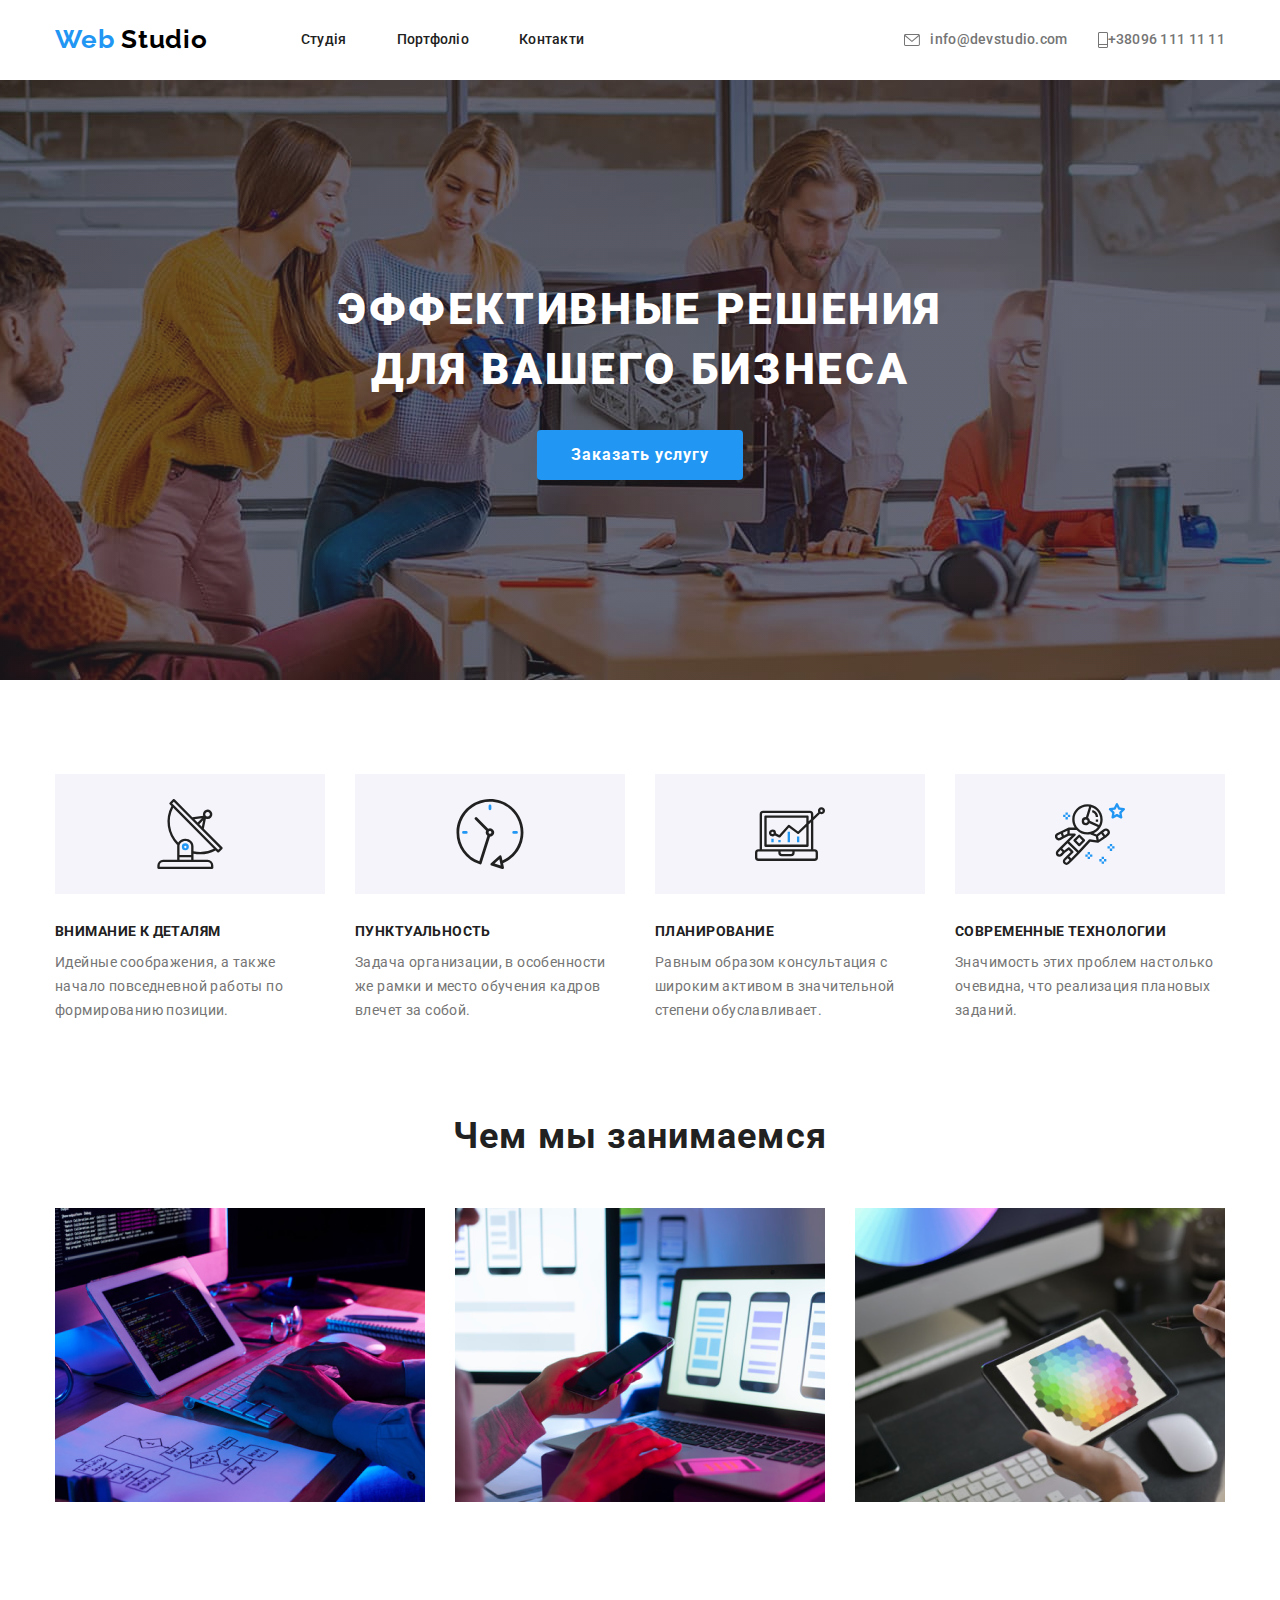
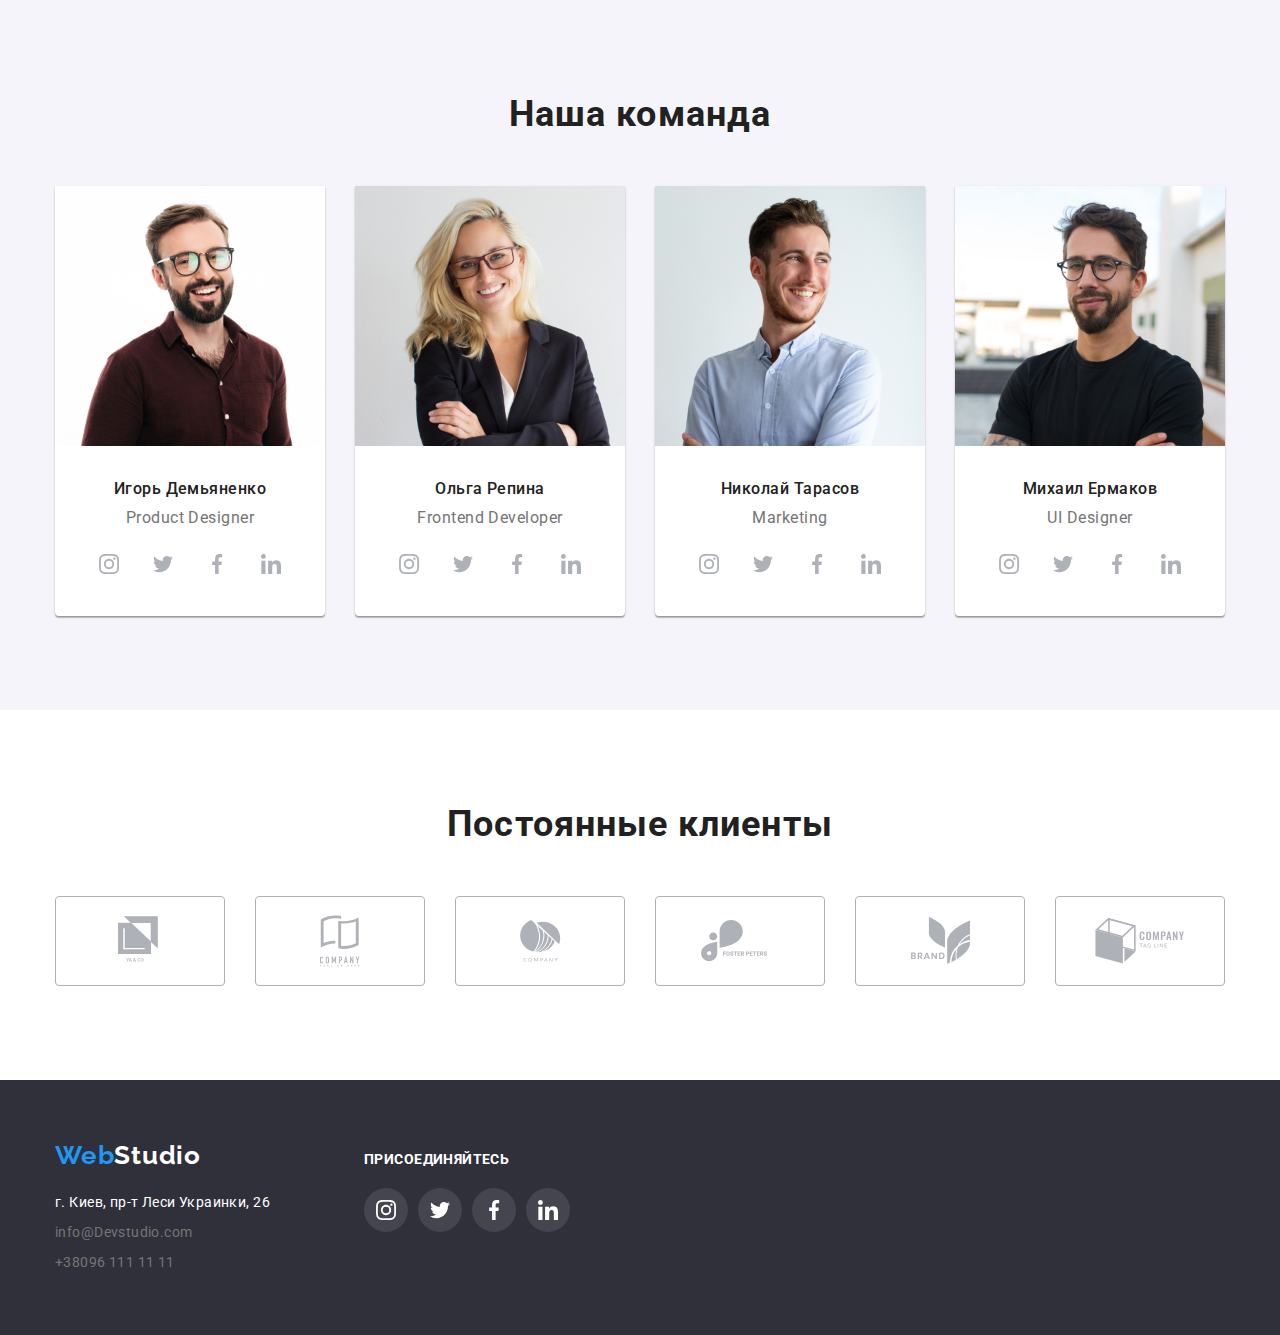
<file: index.html>
<!DOCTYPE html>
<html lang="ru">
  <head>
    <meta charset="UTF-8" />
    <meta name="viewport" content="width=device-width, initial-scale=1.0" />
    <title>Document</title>
    <link rel="stylesheet" href=" https://cdnjs.cloudflare.com/ajax/libs/modern-normalize/1.0.0/modern-normalize.min.css">
    <link href="https://fonts.googleapis.com/css2?family=Raleway:wght@700&family=Roboto:wght@400;500;700;900&display=swap" rel="stylesheet">
    <link rel="stylesheet" href="./css/styles.css" />
  </head>
  <body>
    <header class="container head">
      <div class="main-nav">
      <nav class="navigation">
        <!--logo-->
        <a href="./index.html" class="logo"
          ><span class="accent-logo">Web</span> Studio</a
        >
        <!--Navigation -->

        <ul class="site-nav list">
          <li><a href="./index.html" class="link "> Студія</a></li>
          <li><a href="./portfolio.html" class="link ">Портфоліо</a></li>
          <li><a href="" class="link ">Контакти</a></li>
        </ul>
        </nav>
      <!--Contacts-->
      <address>
        <ul class="contact list">
          <li class="contact-list">
            <a class="link "
             href="mailto:info@Devstudio.com:" >
             <svg class="contact-nav-svg nav-portfolio  mail-size"  >
               <use href="./Image/symbol-defs.svg#icon-mail"></use>
             </svg>
              info@devstudio.com
          </a>
          </li>
          <li class="contact-list">
            <a class="link link-tel" href="tel:+380961111111" >
          
            <svg class="contact-nav-svg tel-size" >
              <use href="./Image/symbol-defs.svg#icon-phone"></use>
            </svg>
            +38096 111 11 11</a>
          </li>
        </ul>
      </address>
      </div>
    </header>
    <main>
      <!--Hiro-->
      <section class="hiro">
        <div class="container"><h1 class="hiro-title">Эффективные решения <br> для вашего бизнеса</h1>
        <button class="hiro-botton">Заказать услугу</button> 
       </div>
        </section>
        <!--Features-->
        <section class="section">
          <div class="container">
            <h2 class="subject section-title features-title">Особенности</h2>
          <ul class="features list">
            <li class="item icon-antenna">
              <h3 class="subject title">Внимание к деталям</h3>
              <p class="features-text subject">
                Идейные соображения, а также начало повседневной работы по
                формированию позиции.
              </p>
            </li>
            <li class="item icon-clock">
              <h3 class="title">Пунктуальность</h3>
              <p class="features-text">
                Задача организации, в особенности же рамки и место обучения кадров
                влечет за собой.
              </p>
            </li>
            <li class="item icon-diagram">
              <h3 class="title">Планирование</h3>
              <p class="features-text">
                Равным образом консультация с широким активом в значительной
                степени обуславливает.
              </p>
            </li>
            <li class="item icon-astronaut">
              <h3 class="title">Современные технологии</h3>
              <p class="features-text">
                Значимость этих проблем настолько очевидна, что реализация
                плановых заданий.
              </p>
            </li>
          </ul>
        </div>  
      </section>
      <!--Our works-->
      <section class="section">
        <div class="container" ><h2 class="section-title">Чем мы занимаемся</h2>
        <ul class="our-work list">
          <li class="photo-item list" >
            <img src="./Image/img(1).png" class="img" alt="Наши роботи" width="370" height="294" />
          </li>
          <li class="photo-item">
            <img src="./Image/img(2).png" class="img" alt="Наши роботи" width="370" height="294" />
          </li>
          <li class="photo-item ">
            <img src="./Image/img(3).png" class="img" alt="Наши роботи" width="370" height="294" />
          </li>
        </ul></div>
        
      </section>
      <!--Our team-->
      <section class="section section-our-team">
        <div class="container"><h2 class="section-title team subject">Наша команда</h2>
        <ul class="our-team list">
          <li class="our-team-item">
            
              <img src="./Image/image.jpg" class="img" alt="" width="270" height="260" />
              
                <h3 class="name subject">Игорь Демьяненко</h3> 
                <p class="profession subject" >Product Designer</p>
              <ul class="list social-link">
                <li class="social-item">
                  <a class="social-titel" href=" https://www.instagram.com" target="_blank" rel="noopener noreferer" >
                  <svg class="social-icon">
                    <use href="./Image/symbol-defs.svg#icon-instagram" class="social-icon"></use>
                  </svg> </a></li> 
                <li class="social-item">
                  <a class="social-titel" href="https://twitter.com/" target="_blank" rel="noopener noreferer" >
                    <svg class="social-icon">
                    <use href="./Image/symbol-defs.svg#icon-twitter"></use>
                  </svg></a></li>
                <li class="social-item">
                  <a class="social-titel" href=" https://www.facebook.com" target="_blank" rel="noopener noreferer" >
                  <svg class="social-icon"><use href="./Image/symbol-defs.svg#icon-facebook"></use></svg>
                </a></li>
                <li class="social-item">
                  <a class="social-titel" href="https://www.linkedin.com/" target="_blank" rel="noopener noreferer" >
                  <svg class="social-icon">
                    <use href="./Image/symbol-defs.svg#icon-linkedin"></use></svg>
                  </a></li>
              </ul>
          </li>
          <li class="our-team-item">
            
              <img src="./Image/image(1).jpg" class="img" alt="" width="270" height="260" />
              <h3 class="name subject">Ольга Репина</h3>
              <p class="profession subject">Frontend Developer</p>
              <ul class="list social-link">
                <li class="social-item">
                  <a class="social-titel" href=" https://www.instagram.com" target="_blank" rel="noopener noreferer" >
                  <svg class="social-icon">
                    <use href="./Image/symbol-defs.svg#icon-instagram"></use>
                  </svg></a></li>
                <li class="social-item">
                  <a class="social-titel" href="https://twitter.com/" target="_blank" rel="noopener noreferer" >
                  <svg class="social-icon">
                    <use href="./Image/symbol-defs.svg#icon-twitter"></use>
                  </svg></a></li>
                <li class="social-item">
                  <a class="social-titel" href=" https://www.facebook.com" target="_blank" rel="noopener noreferer" >
                  <svg class="social-icon"><use href="./Image/symbol-defs.svg#icon-facebook"></use></svg></a></li>
                <li class="social-item">
                  <a class="social-titel" href="https://www.linkedin.com/" target="_blank" rel="noopener noreferer" >
                  <svg class="social-icon">
                    <use href="./Image/symbol-defs.svg#icon-linkedin"></use>
                  </svg></a></li>
              </ul>
          </li>
          <li class="our-team-item">
              <img src="./Image/image(2).jpg" class="img" alt="" width="270" height="260" />
            <h3 class="name subject">Николай Тарасов</h3>
            <p class="profession subject">Marketing</p>
            <ul class="list social-link">
              <li class="social-item">
                <a class="social-titel" href=" https://www.instagram.com" target="_blank" rel="noopener noreferer" >
              <svg class="social-icon"><use href="./Image/symbol-defs.svg#icon-instagram"></use></svg></a></li>
              <li class="social-item">
                <a class="social-titel" href="https://twitter.com/" target="_blank" rel="noopener noreferer">
                <svg class="social-icon">
                  <use href="./Image/symbol-defs.svg#icon-twitter"></use>
                </svg></a></li>
              <li class="social-item">
                <a class="social-titel" href=" https://www.facebook.com" target="_blank" rel="noopener noreferer" >
                  <svg class="social-icon"><use href="./Image/symbol-defs.svg#icon-facebook"></use></svg>
                </a></li>
              <li class="social-item">
                <a class="social-titel" href="https://www.linkedin.com/" target="_blank" rel="noopener noreferer" >
                <svg class="social-icon">
                  <use href="./Image/symbol-defs.svg#icon-linkedin"></use>
                </svg></a></li>
            </ul>
          </li>
          <li class="our-team-item">
  
              <img src="./Image/image(3).jpg" class="img" alt="" width="270" height="260" />
              <h3 class="name subject">Михаил Ермаков</h3>
              <p class="profession subject">UI Designer</p>
              <ul class="list social-link">
                <li class="social-item">
                  <a class="social-titel" href=" https://www.instagram.com" target="_blank" rel="noopener noreferer" >
                <svg class="social-icon">
                  <use href="./Image/symbol-defs.svg#icon-instagram"></use>
                </svg></a></li>
                <li class="social-item">
                  <a class="social-titel" href="https://twitter.com/" target="_blank" rel="noopener noreferer" >
                    <svg class="social-icon">
                    <use href="./Image/symbol-defs.svg#icon-twitter"></use>
                  </svg></a></li>
                  
                <li class="social-item">
                  <a class="social-titel" href=" https://www.facebook.com" target="_blank" rel="noopener noreferer" >
                    <svg class="social-icon"><use href="./Image/symbol-defs.svg#icon-facebook"></use></svg></a></li>
                <li class="social-item">
                  <a class="social-titel" href="https://www.linkedin.com/" target="_blank" rel="noopener noreferer" >
                    <svg class="social-icon"><use href="./Image/symbol-defs.svg#icon-linkedin"></use></svg>
                  </a></li>
              </ul>
          </li>
        </ul>
      </div>
      </section>
  <!--Our customers-->
      <section class="section ">
        <div class="container">
          <h2 class="section-title team subject">Постоянные клиенты</h2>
          <ul class="list customers">
            <li class="customers-list">
              <a class="customers-link" href="" target="-blank"  rel="noopener noreferer" >
              <svg class="customers-icon icon-one" >
                <use href="./Image/symbol-defs.svg#icon-logo-1" ></use></svg>
            </a></li>
            <li class="customers-list">
              <a class="customers-link" href="" target="-blank" rel="noopener noreferer" >
              <svg class="customers-icon icon-two"  >
                <use href="./Image/symbol-defs.svg#icon-logo-2"></use></svg>
            </a></li>
            <li class="customers-list">
              <a class="customers-link" href="" target="-blank" rel="noopener noreferer" >
              <svg class="customers-icon icon-three">
                <use href="./Image/symbol-defs.svg#icon-logo-3"></use></svg>
            </a></li>
            <li class="customers-list">
              <a class="customers-link" href="" target="-blank" rel="noopener noreferer" >
              <svg class="customers-icon icon-four">
                <use href="./Image/symbol-defs.svg#icon-logo-4"></use></svg>
            </a></li>
            <li class="customers-list">
              <a class="customers-link" href="" target="-blank" rel="noopener noreferer" >
              <svg class="customers-icon icon-five">
                <use href="./Image/symbol-defs.svg#icon-logo-5"></use></svg>
            </a></li>
            <li class="customers-list">
              <a class="customers-link" href="" target="-blank" rel="noopener noreferer" >
              <svg class="customers-icon icon-six" >
                <use href="./Image/symbol-defs.svg#icon-logo-6" ></use></svg>
            </a></li>
          </ul>
        </div>
      </section>
    </main>
    <footer class="footer">
      <div class="container footer-container ">
      
     <div class="container-logo">
        <div>
        <a href="./index.html" class="logo">
        <span class="accent-logo">Web</span><span class="logo-footer">Studio</span></a>
      </div>
        <div>
          <address class="addres">
          <ul class="addres-list list">
            <li class="footer-link">
              <span class="footer-contact footer-link">г. Киев, пр-т Леси Украинки, 26</span>
            </li>
            <li class="footer-link" >
              <a href="mailto:info@Devstudio.com:" class="footer-contact footer-item">info@Devstudio.com</a>
            </li>
            <li class="footer-link" >
              <a href="tel:+380961111111" class="footer-contact footer-item">+38096 111 11 11</a>
            </li>
          </ul>
        </address>
        </div>
        </div>
        <div class="social-footer-link">
          <h2 class="footer-tatel subject">присоединяйтесь</h2>
          <ul class="list social-link-footer">
            <li class="social-item-footer" >
              <a class="social-title-footer" href=" https://www.instagram.com" target="_blank" rel="noopener noreferer">
                <svg class="social-icon-footer">
                  <use href="./Image/symbol-defs.svg#icon-instagram" class="social-icon"></use>
                </svg> </a></li>
            <li class="social-item-footer">
              <a class="social-title-footer" href="https://twitter.com/" target="_blank" rel="noopener noreferer" >
                <svg class="social-icon-footer">
                  <use href="./Image/symbol-defs.svg#icon-twitter"></use>
                </svg></a></li>
            <li class="social-item-footer">
              <a  class="social-title-footer" href=" https://www.facebook.com" target="_blank" rel="noopener noreferer" >
                <svg class="social-icon-footer">
                  <use href="./Image/symbol-defs.svg#icon-facebook"></use>
                </svg>
              </a></li>
            <li class="social-item-footer">
              <a  class="social-title-footer" href="https://www.linkedin.com/" target="_blank" rel="noopener noreferer" >
                <svg class="social-icon-footer">
                  <use href="./Image/symbol-defs.svg#icon-linkedin"></use>
                </svg>
              </a></li>
          </ul>
        </div>
        
        </div>
        
        
      
    </footer>
  </body>
</html>
</file>
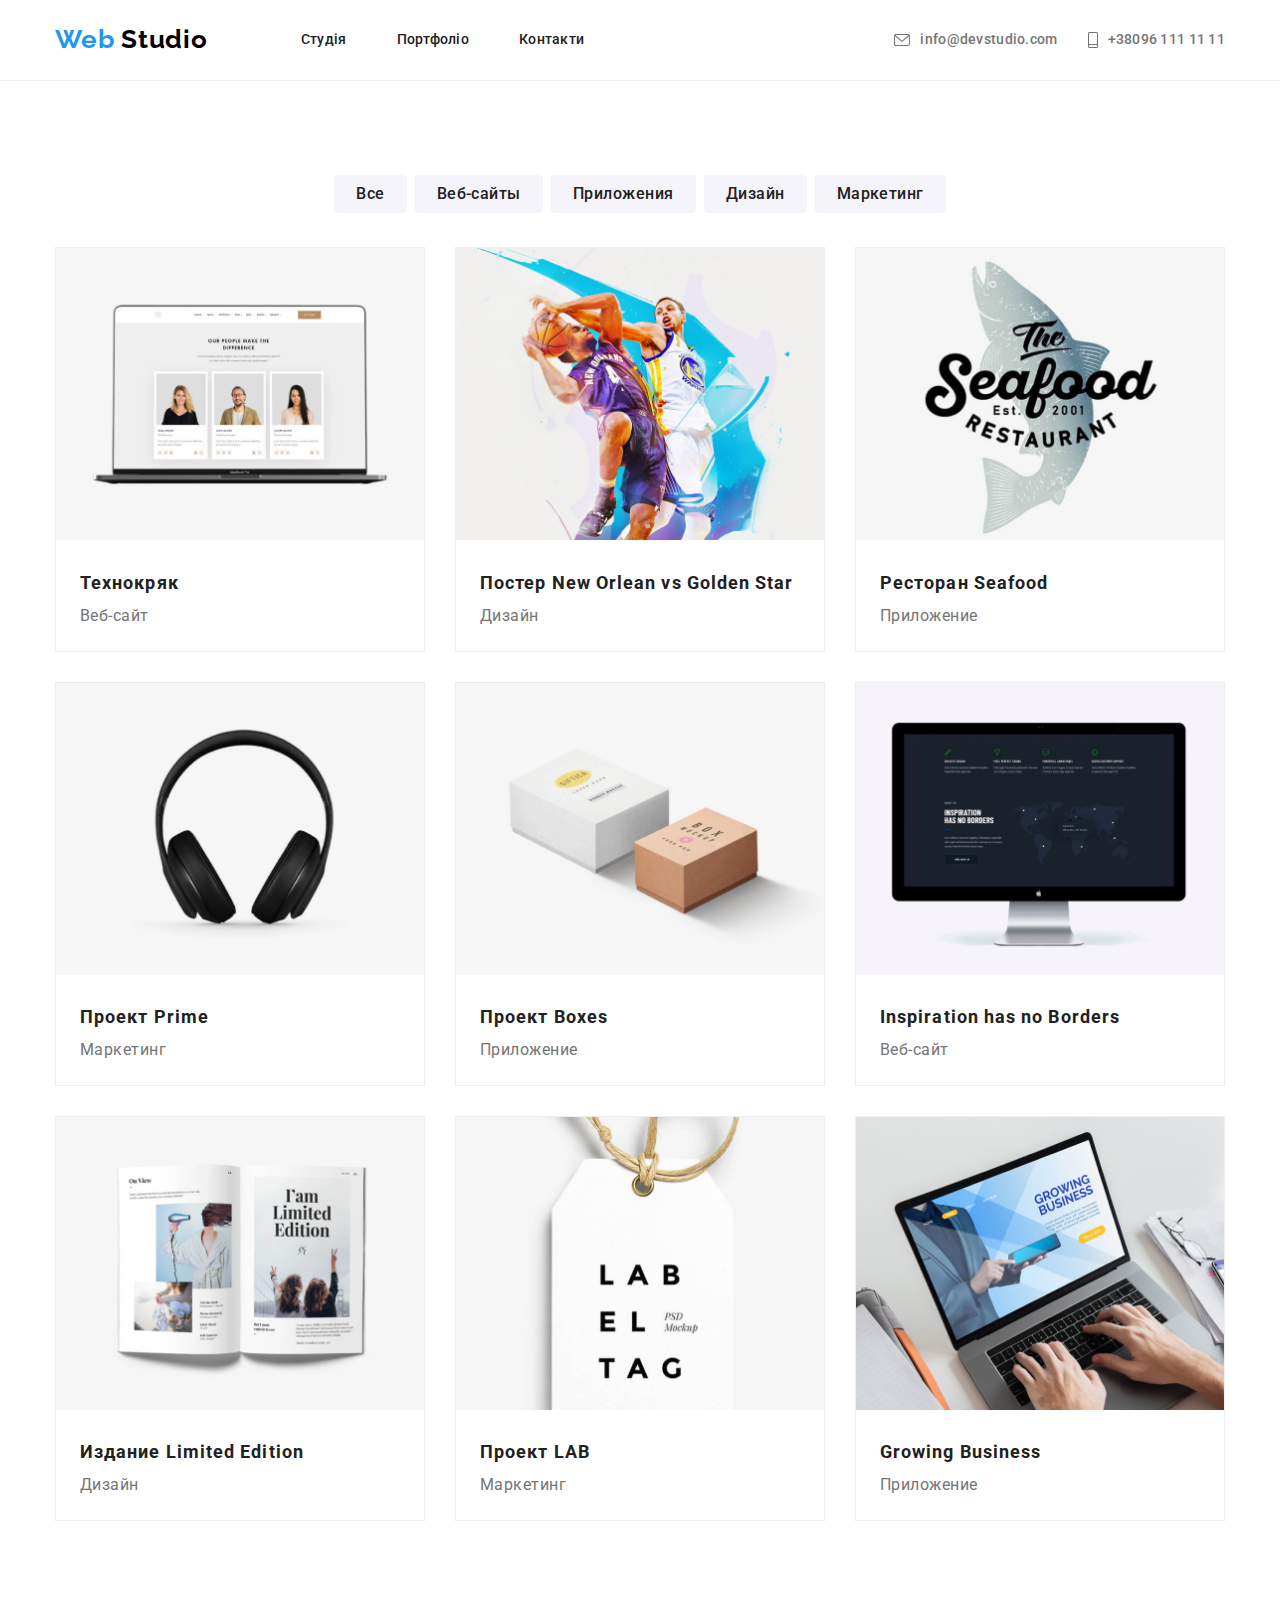
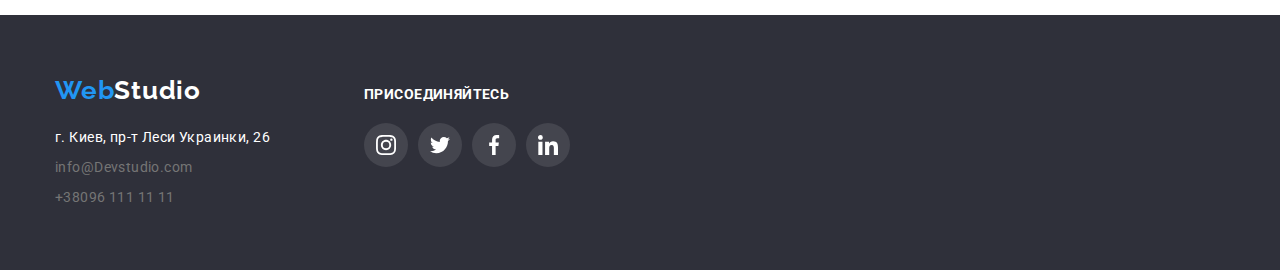
<file: portfolio.html>
<!DOCTYPE html>
<html lang="en">
<head>
    <meta charset="UTF-8">
    <meta name="viewport" content="width=device-width, initial-scale=1.0">
    <title>Document</title>
    <link rel="stylesheet" href=" https://cdnjs.cloudflare.com/ajax/libs/modern-normalize/1.0.0/modern-normalize.min.css">
    <link href="https://fonts.googleapis.com/css2?family=Raleway:wght@700&family=Roboto:wght@400;500;700;900&display=swap"
        rel="stylesheet">
    <link rel="stylesheet" href="./css/styles.css" />
</head>
<body>
    <header class=" head header" >
        <div class="container main-nav">
        <nav class="navigation">
            <!--logo-->
            <a href="./index.html" class="logo"><span class="accent-logo">Web</span> Studio</a>
            <!--Navigation -->
    
            <ul class="site-nav list">
                <li><a href="./index.html" class="link"> Студія</a></li>
                <li><a href="./portfolio.html" class="link">Портфоліо</a></li>
                <li><a href="" class="link">Контакти</a></li>
            </ul>
        </nav>
    
        <!--Contacts-->
        <address>
            <ul class="contact list">
                <li class="contact-list">
                    <a class="link" href="mailto:info@Devstudio.com:">
                        <svg class="contact-nav-svg nav-portfolio mail-size" >
                            <use href="./Image/symbol-defs.svg#icon-mail"></use>
                        </svg>
                        info@devstudio.com
                    </a>
                </li>
                <li class="contact-list">
                    <a class="link link-tel" href="tel:+380961111111">
            
                        <svg class="contact-nav-svg nav-portfolio tel-size" >
                            <use href="./Image/symbol-defs.svg#icon-phone"></use>
                        </svg>
                        +38096 111 11 11</a>
                </li>
            </ul>
        </address>
        </div>
    </header>
    <main>
        <section class="portfolio section">
            <div class="container portf-cont" >
        <ul class="portf-nav list">
            <li class="botton-item"><button type="button" class="portolio-button">Все</button></li>
            <li class="botton-item"><button type="button" class="portolio-button">Веб-сайты</button></li>
            <li class="botton-item"><button type="button" class="portolio-button">Приложения</button></li>
            <li class="botton-item"><button type="button" class="portolio-button">Дизайн</button></li>
            <li class="botton-item"><button type="button" class="portolio-button">Маркетинг</button></li>
        </ul>
        </div>
        <div class="container">
        <ul class="portfolio-foto list">
            <li class="portf-item ">
             <a href="" class="portfolio-link">
                <img src="./Image/img.jpg" class="img" alt="" width="368" height="294">
                    <h2 class="portfolio-work">Технокряк</h2>
                    <p class="work-section">Веб-сайт</p> 
                </a>
            </li>
            <li class="portf-item">
                <a href="" class="portfolio-link">
                <img src="./Image/img(1).jpg" class="img" alt="" width="368" height="294">
                    <h2 class="portfolio-work">Постер New Orlean vs Golden Star</h2>
                    <p class="work-section">Дизайн</p>
                        
                </a>
            </li>
            <li class="portf-item">
                <a href="" class="portfolio-link">
                <img src="./Image/img(2).jpg" class="img" alt="" width="368" height="294">
                    <h2 class="portfolio-work">Ресторан Seafood</h2>
                    <p class="work-section">Приложение</p>
                            
                        
                </a>
            </li>
            <li class="portf-item">
                <a href="" class="portfolio-link" >
                <img src="./Image/img(2.1).jpg"  class="img" alt="" width="368" height="294">
                    <h2 class="portfolio-work">Проект Prime</h2>
                    <p class="work-section">Маркетинг</p>
                </a>
            </li>
            <li class="portf-item">
                <a href="" class="portfolio-link" >
                <img src="./Image/img(3).jpg" class="img" alt="" width="368" height="294">
                    <h2 class="portfolio-work">Проект Boxes</h2>
                    <p class="work-section">Приложение</p>
                </a>
            </li>
            <li class="portf-item">
                <a href="" class="portfolio-link">
                <img src="./Image/img(4).jpg" class="img" alt="" width="368" height="294">
                    <h2 class="portfolio-work">Inspiration has no Borders</h2>
                    <p class="work-section">Веб-сайт</p>
                </a>
                            
                        
            </li>
            <li class="portf-item">
                <a href="" class="portfolio-link">
                <img src="./Image/img(5).jpg" class="img" alt="" width="368" height="294">
                    <h2 class="portfolio-work">Издание Limited Edition</h2>
                    <p class="work-section">Дизайн</p>
                    
                </a>
            </li>
            <li class="portf-item">
                <a href="" class="portfolio-link">
                <img src="./Image/img(6).jpg" class="img" alt="" width="368" height="294">
                    <h2 class="portfolio-work">Проект LAB</h2>
                    <p class="work-section">Маркетинг</p>
                        
                </a>
            </li>
            <li class="portf-item">
                <a href="" class="portfolio-link">
                <img src="./Image/img(7).jpg" class="img" alt="" width="368" height="294">
                    <h2 class="portfolio-work">Growing Business</h2>
                    <p class="work-section">Приложение</p>
                            
                </a>
            </li>
        </ul>
        </div>
        </section>
    </main>
<footer class="footer">
<div class="container footer-container ">

    <div class="container-logo">
        <div>
            <a href="./index.html" class="logo">
                <span class="accent-logo">Web</span><span class="logo-footer">Studio</span></a>
        </div>
        <div>
            <address class="addres">
                <ul class="addres-list list">
                    <li class="footer-link">
                        <span class="footer-contact footer-link">г. Киев, пр-т Леси Украинки, 26</span>
                    </li>
                    <li class="footer-link">
                        <a href="mailto:info@Devstudio.com:" class="footer-contact footer-item">info@Devstudio.com</a>
                    </li>
                    <li class="footer-link">
                        <a href="tel:+380961111111" class="footer-contact footer-item">+38096 111 11 11</a>
                    </li>
                </ul>
            </address>
        </div>
    </div>
    <div class="social-footer-link">
        <h2 class="footer-tatel subject">присоединяйтесь</h2>
        <ul class="list social-link-footer">
            <li class="social-item-footer">
                <a class="social-title-footer" href=" https://www.instagram.com" target="_blank"
                    rel="noopener noreferer" >
                    <svg class="social-icon-footer">
                        <use href="./Image/symbol-defs.svg#icon-instagram" class="social-icon"></use>
                    </svg> </a></li>
            <li class="social-item-footer">
                <a class="social-title-footer" href="https://twitter.com/" target="_blank" rel="noopener noreferer"
                   >
                    <svg class="social-icon-footer">
                        <use href="./Image/symbol-defs.svg#icon-twitter"></use>
                    </svg></a></li>
            <li class="social-item-footer">
                <a class="social-title-footer" href=" https://www.facebook.com" target="_blank" rel="noopener noreferer"
                   >
                    <svg class="social-icon-footer">
                        <use href="./Image/symbol-defs.svg#icon-facebook"></use>
                    </svg>
                </a></li>
            <li class="social-item-footer">
                <a class="social-title-footer" href="https://www.linkedin.com/" target="_blank" rel="noopener noreferer"
                    >
                    <svg class="social-icon-footer">
                        <use href="./Image/symbol-defs.svg#icon-linkedin"></use>
                    </svg>
                </a></li>
        </ul>
    </div>

</div>


</footer>
</body>
</html>
</file>
<file: css/styles.css>
:root{
  --primary-text-color: #757575;
  --title-text-color: #212121;
  --accent: #2196f3;
  --white: #FFFFFF;
  --black: #000000;
  --background-color: #2F303A;
  --backgraund-color2: #F5F4FA;
}


/*Style header*/
.list {
  padding: 0px;
  margin: 0px;
  list-style: none;
  font-style: normal;
}
.img{
  display:  inline-block;
  max-width: 100%;
  height: auto;
  

}
body {
  background-color: var(--white);
  color: var(--primary-text-color);
  font-family: Roboto, sans-serif;

}
.subject
{
  margin-top: 0px;
  margin-bottom: 0px;
}
.container {
  margin-left: auto;
  margin-right: auto;
  width: 1200px;
  padding-left: 15px;
  padding-right: 15px;

}


.main-nav {
  display: flex;
  align-items: center;
  justify-content: flex-end;
}
.navigation{
  display: flex;
  align-items: center;
  margin-right: auto;
}
  
.logo {
  margin-right: 93px;
  color: var(--black);
  font-family: Raleway, sans-serif;
  font-size: 26px;
  font-weight: 700;
  line-height: 1.2;
  letter-spacing: 0.03em;
  text-decoration: none;

}

.accent-logo {
  color: var(--accent);
}


.site-nav{
  display: inline-flex;
  
}
.site-nav :not( :last-child) { 
  margin-right: 50px; 
}

.site-nav .link, .contact .link {
  display: block;
  padding-top: 32px;
  padding-bottom: 32px;

  font-size: 14px;
  font-weight: 500;
  line-height: 1.14px;
  letter-spacing: 0.02em;
  text-decoration: none;

}
.site-nav .link {
  color: var(--title-text-color);
}

.site-nav .link:hover,
.site-nav .link:focus {
  color: var(--accent);
}
/*Contacts*/
.contact{
  display: flex;
  margin-left: auto;
  align-items: center;
  justify-content: center;
}

.contact-list .link{
 display: flex;
 align-items: center;
 margin-right: 30px;
  
}
.contact-list .link-tel{
  margin-right: 0px;
}
.contact-list :not(:last-child) {
  margin-right: 10px;
}
.contact-nav-svg{
  width: 16px;

}
.nav-portfolio{
  margin-right: 10px;
}

.contact .link {
  color: var(--primary-text-color);

}
.mail-size{
 width: 16px; 
 height: 12px;
}
.tel-size{
  width: 10px;
  height: 16px;
}


.contact .link:focus,
.contact .link:hover {
  color: var(--accent);
}
.link{
  fill: var(--primary-text-color);
}
.link:hover .contact-nav-svg,
.link:focus .contact-nav-svg{
  fill: var(--accent);
}



/*Hiro*/

.hiro {
  display: flex;
  background: var(--background-color);
  text-align: center;
  height: 600px;
  max-width: 1600px;
  margin-right: auto;
  margin-left: auto;
  background-image: linear-gradient( to right, 
   rgba(47, 48, 58, 0.4),
   rgba(47, 48, 58, 0.4)), url(../Image/Img\ \(8\).jpg);
  background-repeat: no-repeat;
  background-size: cover;
  background-position: center;

}
.hiro-title {
  margin-top: 0px;
  margin-bottom: 30px;
  padding-top: 200px;
  color: var(--white);
  font-size: 44px;
  font-weight: 900;
  line-height: 1.36;
  letter-spacing: 0.06em;
  
  text-transform: uppercase;

}

.hiro-botton{
  display: inline-flex;
  justify-content: center;
  border-radius: 4px;
  border: none;
  padding: 10px 34px;
  
  min-width: 200px;
  height: 50px;
  margin-bottom: 200px;
  
  
  font-family: inherit;
  background: var(--accent);
  color: var(--white);
  font-size: 16px;
  font-weight: 700;
  line-height: 1.87;
  letter-spacing: 0.06em;
  text-align: center;
}

/*Section*/
.section-title {
  margin: 0px;
  padding-bottom: 50px;
  color: var(--title-text-color);
  font-size: 36px;
  line-height: 1.16;
  letter-spacing: 0.03em;
  text-align: center;

}
/*Features*/
.features{
  display: inline-flex;
  margin-right: -30px;
}
.item{
  margin-right: 30px;
  flex-basis: calc((100% / 4) - 30px);
}
.item:last-child {
margin-right: 0;
}
.features .item{
  margin-top: 94px;
}
.features .item::before{
  content: "";
  display: flex;
  justify-content: center;
  height: 120px;
  background-repeat: no-repeat;
  background-position: center;
  background-color: var(--backgraund-color2);
  margin-bottom: 30px;
}
.icon-antenna::before{
background-image: url(../Image/antenna.svg);
}
.icon-clock::before{
background-image: url(../Image/clock.svg);
}
.icon-diagram::before{
background-image: url(../Image/diagram.svg);
}
.icon-astronaut::before{
background-image: url(../Image/astronaut.svg);
}

.features-title{
  display: none;
}
.features .title {
  margin-top: 0px;
  margin-bottom: 10px;
  color: var(--title-text-color);
  font-size: 14px;
  font-style: normal;
  font-weight: 700;
  line-height: 1.14;
  letter-spacing: 0.03em;
  text-transform: uppercase;  
}
.features-text{
font-size: 14px;
font-weight: 400;
line-height: 24px;
letter-spacing: 0.03em;
text-align: left;
}

.section{
  padding-bottom: 94px;
}
.features-text{
  margin: 0px;
}
/* Our-work */
.our-work{
  display: flex;
  flex-wrap: wrap;
  margin-right: -30px;
  
  
}
.photo-item{
  padding: 0px;
  margin-right: 30px;
  flex-basis: calc((100% / 3) - 30px);

}


/*Our team*/
.section-our-team{
  background-color:var(--backgraund-color2) ;
}
.team{
  padding-top: 94px;
}
.our-team{
  display: flex;
  flex-wrap: wrap;
  margin-right:-30px ;
  
}
.our-team-item{
  box-shadow: 0px 1px 3px rgba(0, 0, 0, 0.12), 0px 1px 1px rgba(0, 0, 0, 0.14), 0px 2px 1px rgba(0, 0, 0, 0.2);
  border-radius: 0px 0px 4px 4px;
  margin-right: 30px;
  flex-basis: calc((100% / 4) - 30px);
  background-color: var(--white);

}

 .our-team .name,
 .our-team .profession{
   text-align: center;
  font-size: 16px;
  line-height: 1.18;
  letter-spacing: 0.03em;
 }
.our-team .profession{
  margin-bottom: 14px;
}

.our-team .name {
  color: var(--title-text-color);
  font-weight: 500;
  margin-top: 30px;
  margin-bottom: 10px;
}
.social-link{
  display: flex;
  margin-bottom: 30px;
  margin-right: 32px;
  margin-left: 32px;

}
.social-titel{
  display: flex;
  justify-content: center;
  align-items: center;
  width: 44px;
  height: 44px;
  border-radius: 50%;
  fill: #afb1b8;
  
}
.social-item{
   margin-right: 10px;
  flex-basis: calc((100% / 4) - 10px);
}
.social-item:last-child {
margin-right: 0;
}

.social-icon{
  width: 20px;
  height: 20px;
  color: currentColor;
}
.social-titel:hover,
.social-titel:focus {
  background-color: var(--accent);
}
.social-titel:hover .social-icon,
.social-titel:focus .social-icon{
  fill: var(--white);
}
/* Our customers */
.customers{
  display: flex;
  flex-wrap: wrap;
  margin-right: -30px;  
}


.customers-link{
  display: inline-flex;
  justify-content: center;
  align-items: center;
  width: 170px;
  height: 90px;
  border: 1px solid #AFB1B8;
  box-sizing: border-box;
  border-radius: 4px;
}
.customers-list{
  margin-right: 30px;
  flex-basis: calc((100% / 6) - 30px);
}
.customers-list:last-child{
  margin-right: 0px;
}
.icon-one{
width: 44px;
height: 49px;
}
.icon-two{
width: 40px;
height: 52px;
}
.icon-three{
width: 41px;
height: 42px;
}
.icon-four{
width: 79px;
height: 42px;
}
.icon-five{
width: 59px;
height: 47px;
}
.icon-six{
width: 90px;
height: 46px;
}
.customers-icon{
  fill: #afb1b8
}
.customers-link:hover, 
.customers-link:focus  {
  border-color: var(--accent);
}
.customers-link:hover .customers-icon,
.customers-link:focus .customers-icon {
  fill: var(--accent);
}

/*Footer*/
.footer {
  background: var(--background-color);
}


.footer-container{
  display: flex;
  align-items: baseline;

}

.logo-footer {
  display: inline-block;
  color: var(--white);
  margin-top: 60px;
  margin-bottom: 20px;
  
}
.addres{
  margin-bottom: 60px;
}

.footer-contact{
  
  color: var(--white);
  font-size: 14px;
  line-height: 1.71;
  letter-spacing: 0.03em;
  text-decoration: none;
  font-style: normal;
}
.footer-link{
  margin-bottom: 6px;
  
}
.footer-link:last-child {
margin-bottom: 0;
  
}
.footer-item{
  color: var(--primary-text-color);
}
.social-link-footer{
  display: flex;
  justify-content: center;
  margin-top: 20px;
  
}
.social-footer-link{
  margin-left: 70px;
}
.social-title-footer{
  display: flex;
  justify-content: center;
  align-items: center;
  width: 44px;
  height: 44px;
  border-radius: 50%;
  fill: #afb1b8;
  background-color: rgba(255, 255, 255, 0.1);;
}
.social-icon-footer{
  width: 20px;
  height: 20px;
  fill: var(--white);
}
.social-item-footer{
  margin-right: 10px;
  flex-basis: calc((100% /4) * 10px)
}
.social-item-footer:last-child{
  margin-right: 0px;
}

.social-title-footer:hover,
.social-title-footer:focus{
  background-color: var(--accent);
}
.footer-tatel{
font-size: 14px;
font-weight: 700;
line-height: 1.14;
letter-spacing: 0.03em;
color: var(--white);
text-transform: uppercase;

}


/*Portfolio*/
.header{ 
  border-bottom: 1px solid #ECECEC;
  

}

.portfolio-link{
  text-decoration: none;}

  

.portf-nav{
  display: flex;
  flex-wrap: wrap;
  justify-content: center;
  padding-top: 94px;
  padding-bottom: 34px;
}
.portf-nav :not( :last-child) { 
  margin-right: 8px; 
}


.portolio-button{
  display: block;
  padding: 6px 22px;
  outline: none;
  border: none;
  border-radius: 4px;
  border-color: transparent ;
 
  background: var(--backgraund-color2);
  color: var(--title-text-color) ;
  font-size: 16px;
  font-weight: 500;
  line-height: 1.62;
  letter-spacing: 0.03em;
  text-align: center;
  
}

.portolio-button:hover,
.portolio-button:focus{
  background: var(--accent);
  color: var(--white);


}
.portfolio-foto{
  display: inline-flex;
  flex-wrap: wrap ;
  margin-right: -30px;
  margin-top: -30px;
}
.portf-item{
  margin-right: 30px;
  margin-top: 30px;
  flex-basis : calc(100% / 3 - 30px);

  border: 1px solid #EEEEEE;
}
.portf-item:hover,
.portf-item:focus{
  box-shadow: 0px 1px 1px rgba(0, 0, 0, 0.12), 0px 4px 4px rgba(0, 0, 0, 0.06), 1px 4px 6px rgba(0, 0, 0, 0.16);
}

.portfolio-work{
  margin-top: 20px;
  margin-bottom: 0px;
  padding-left: 24px;
  color: var(--title-text-color);
  font-size: 18px;
  font-weight: 700;
  line-height: 2 ;
  letter-spacing: 0.06em;
  border-color: var(--primary-text-color);
  
}
.work-section{
  margin-bottom: 20px;
  margin-top: 0px;
  padding-left: 24px;
  color: var(--primary-text-color);
  font-size: 16px;
  line-height: 30px;
  letter-spacing: 0.03em;
}
</file>
